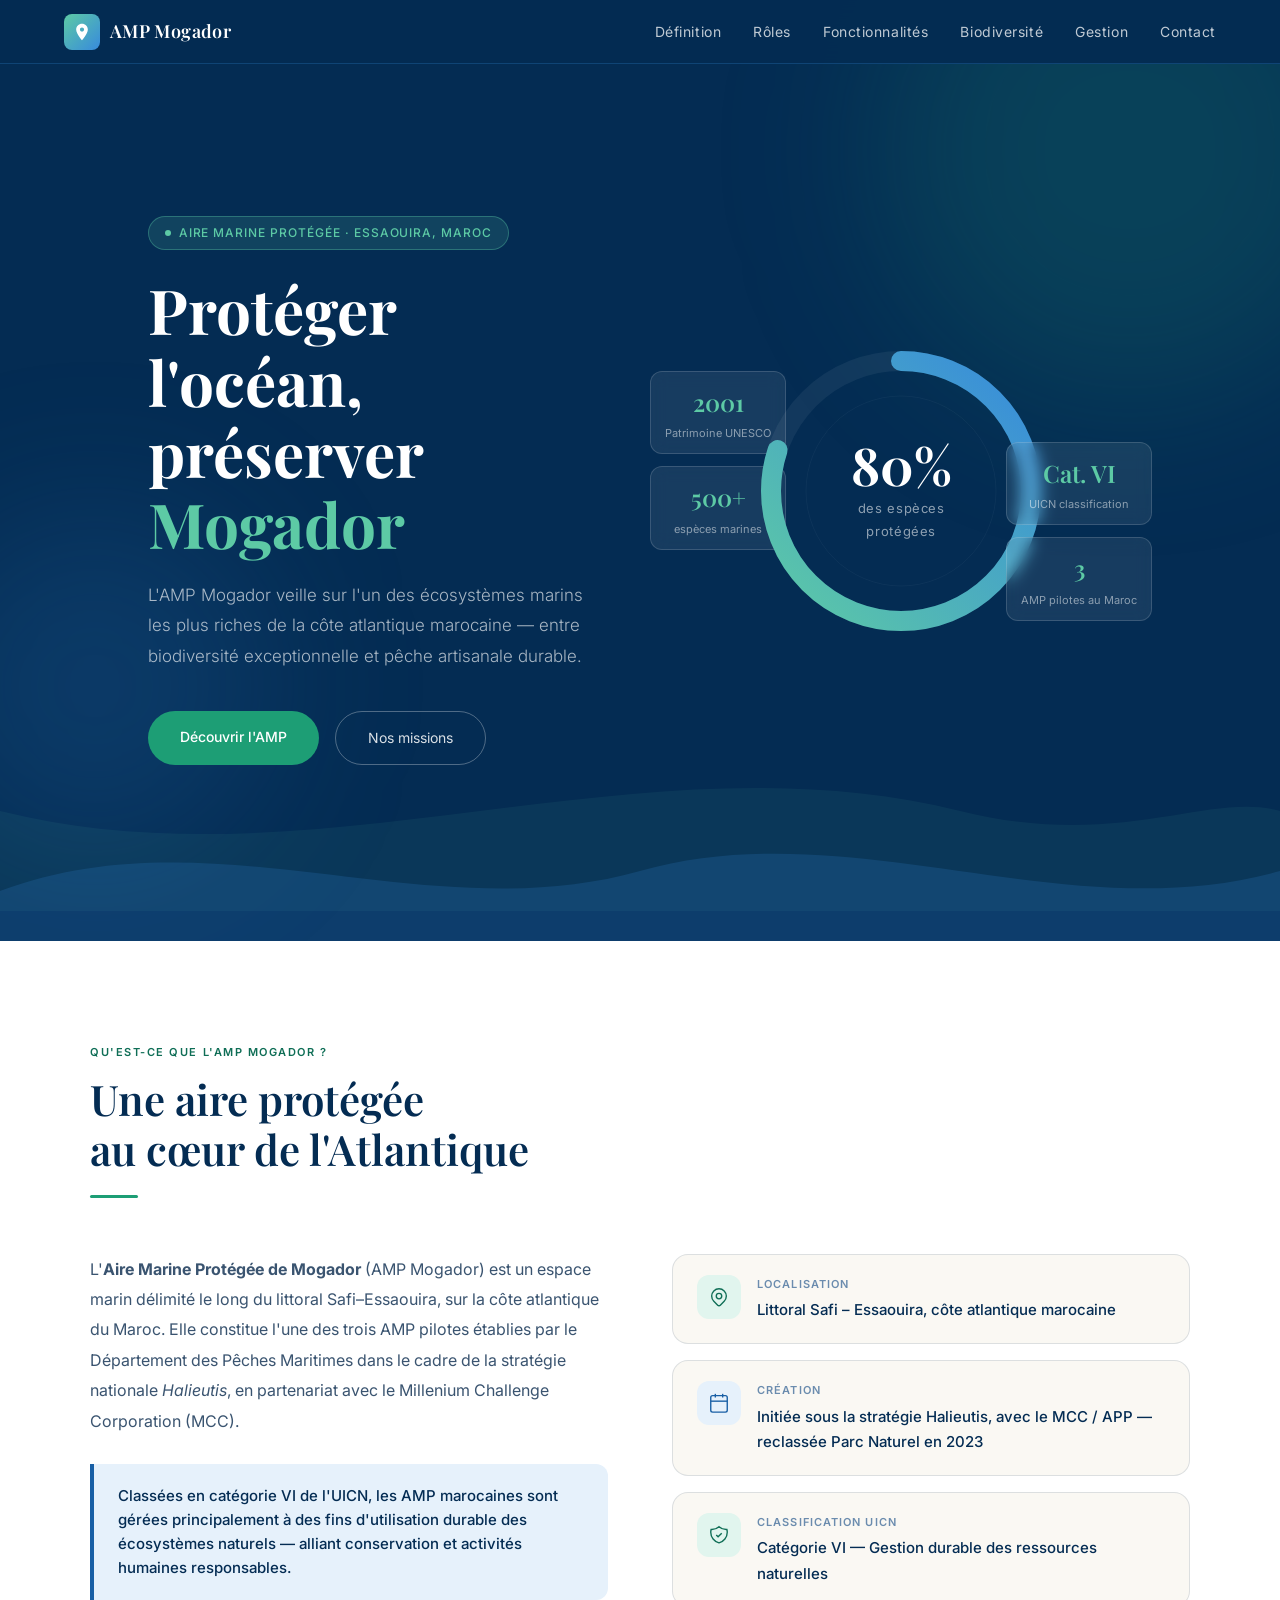
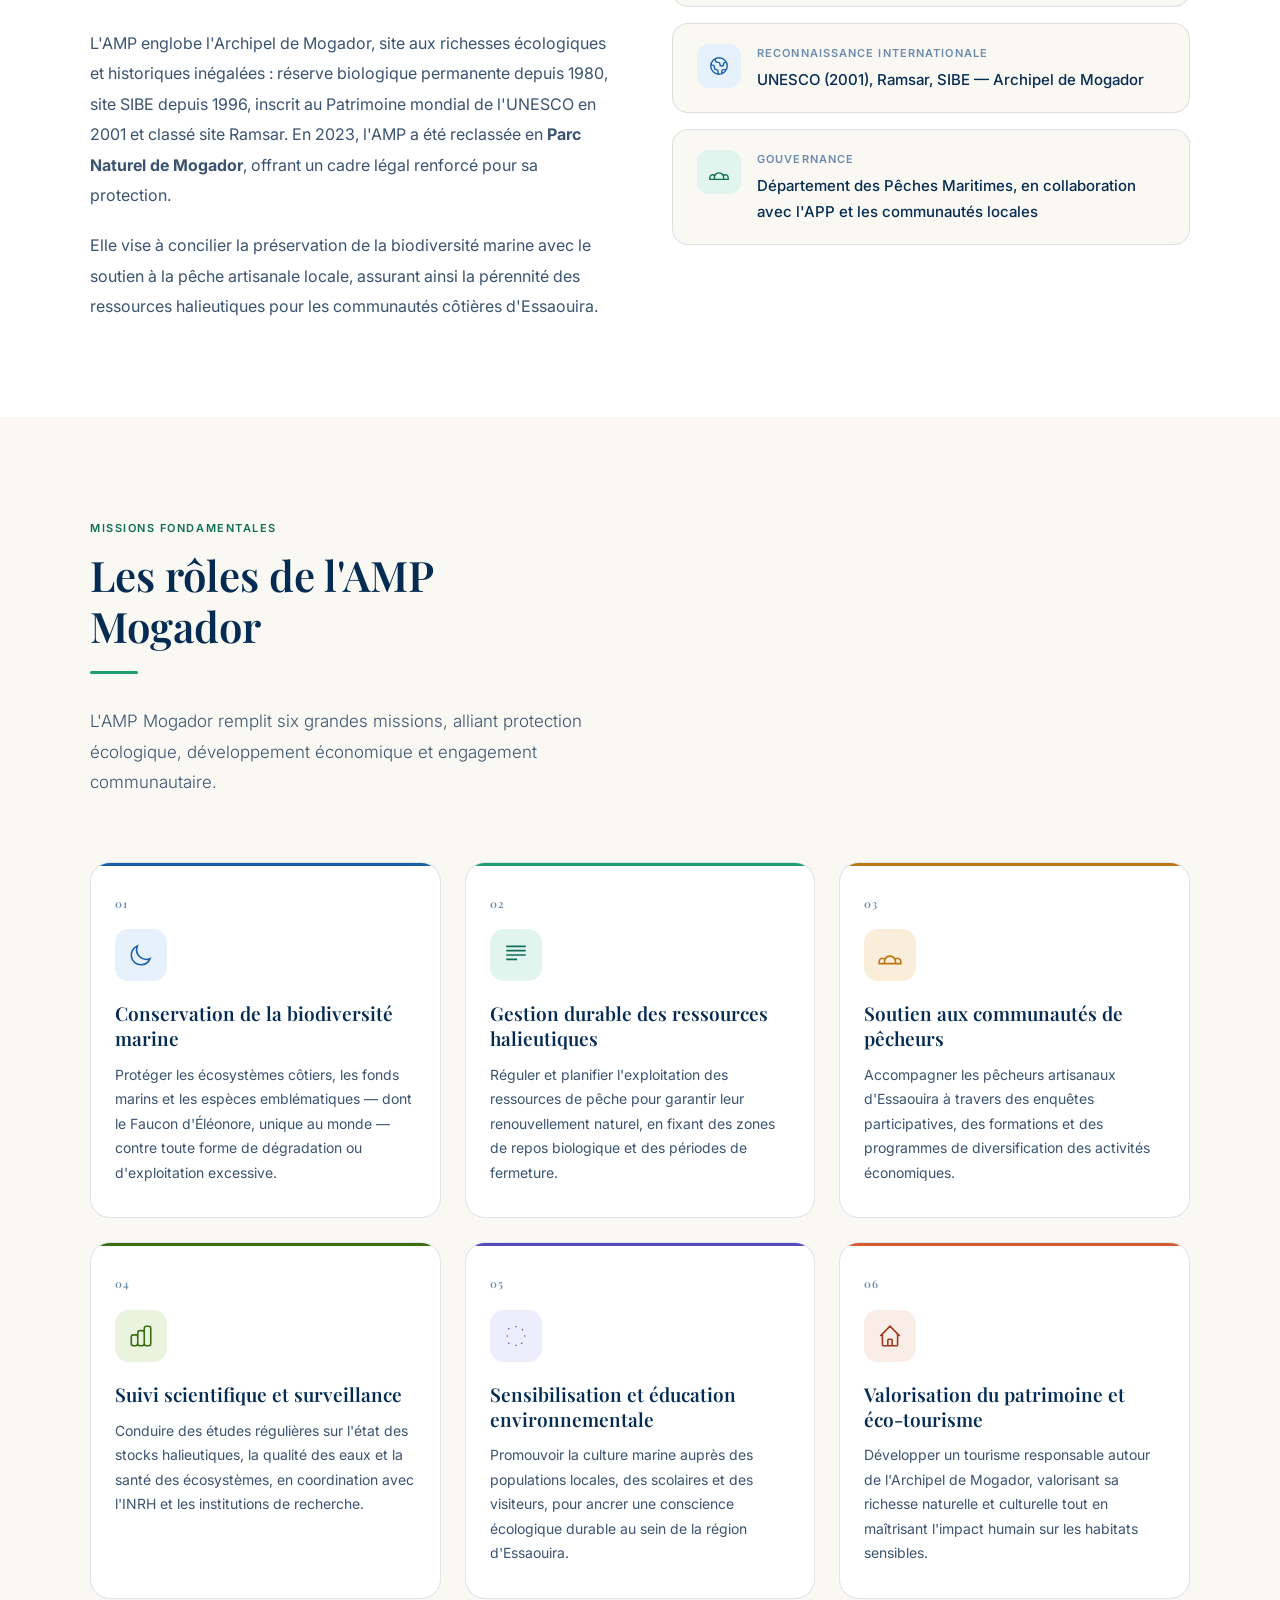
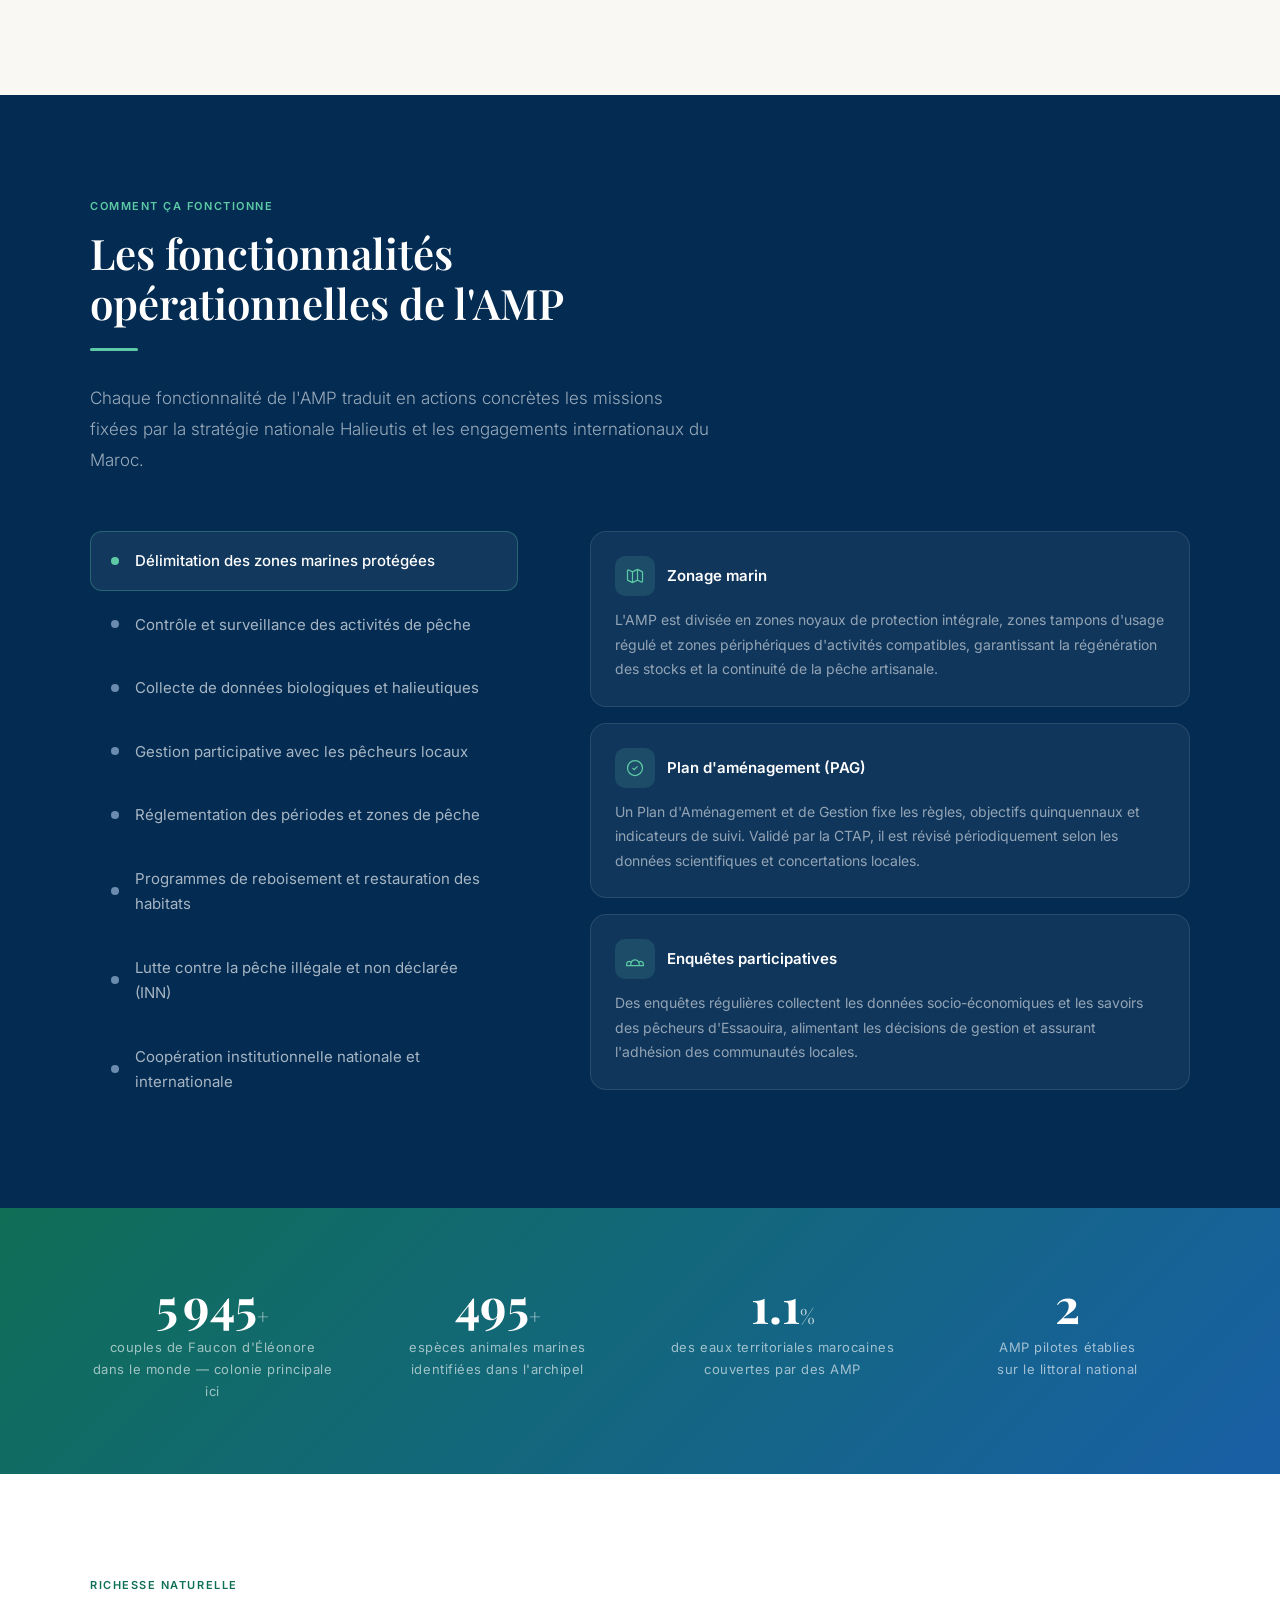
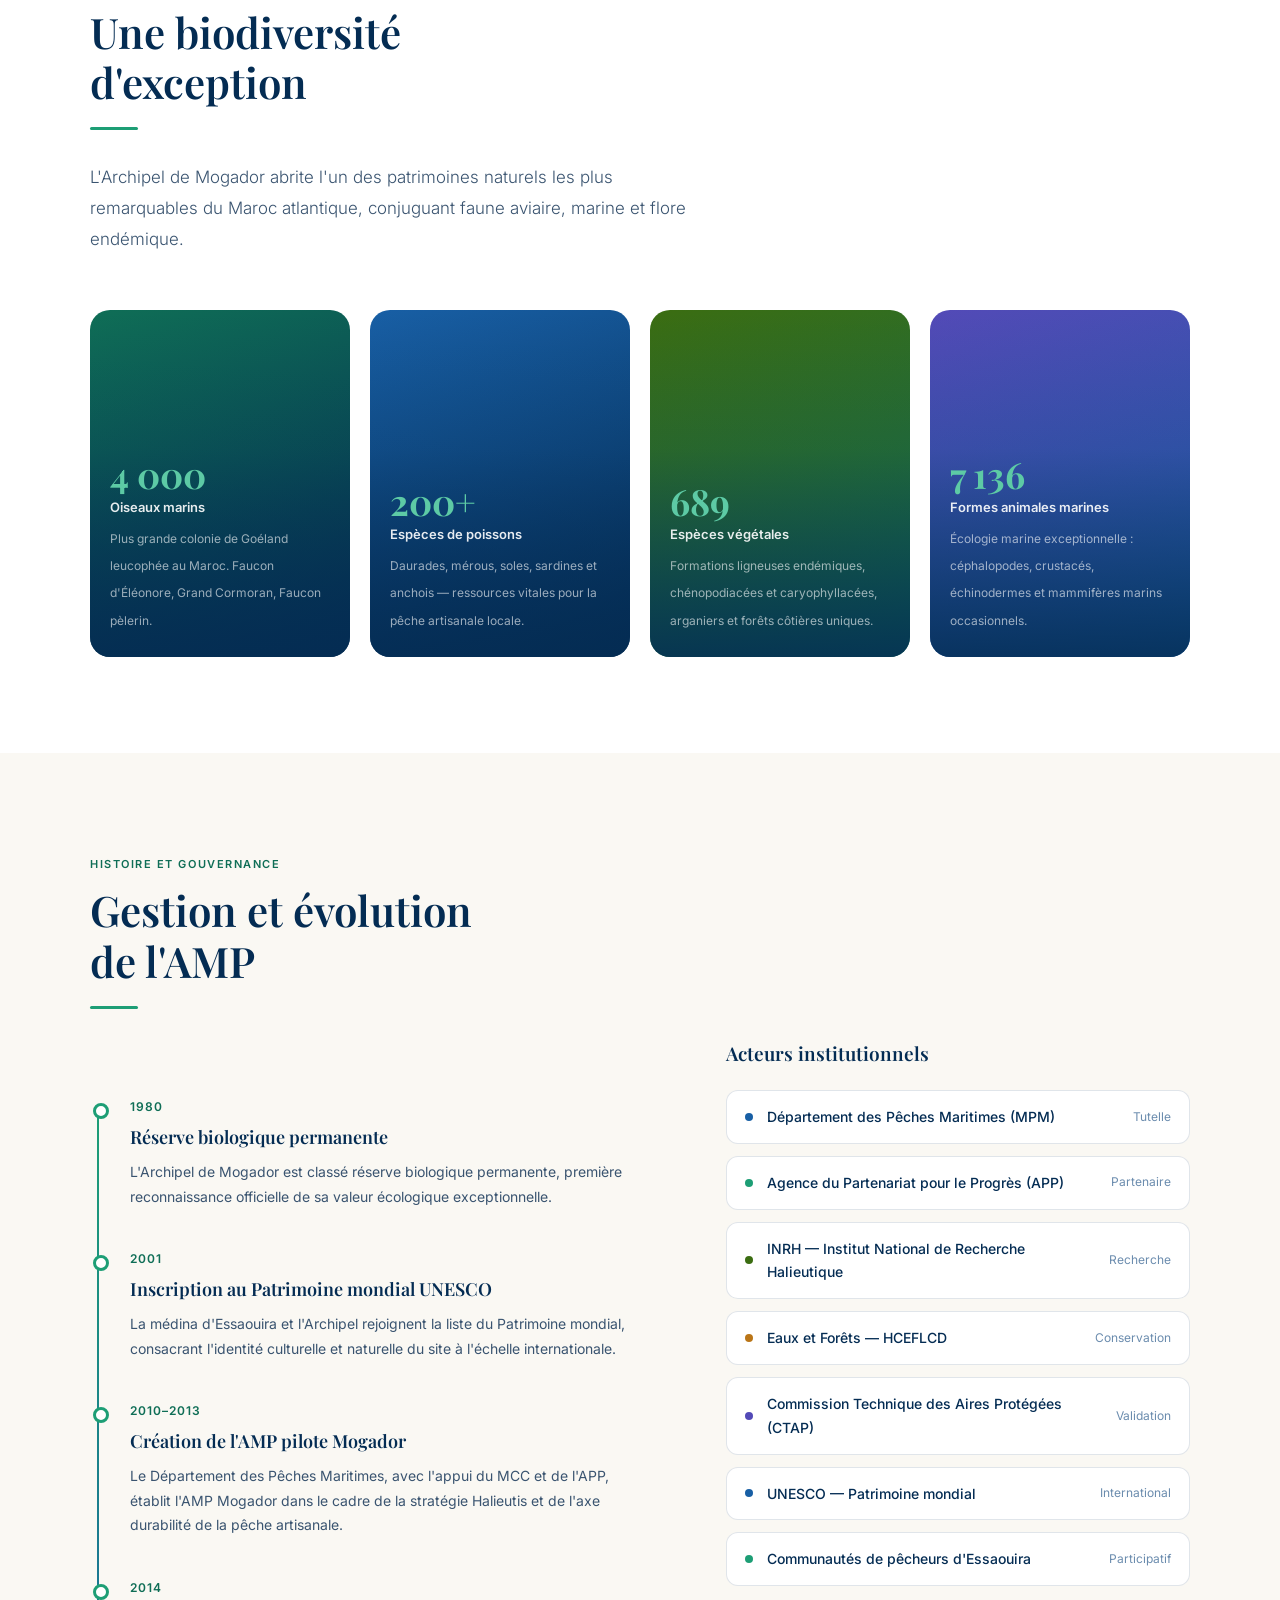
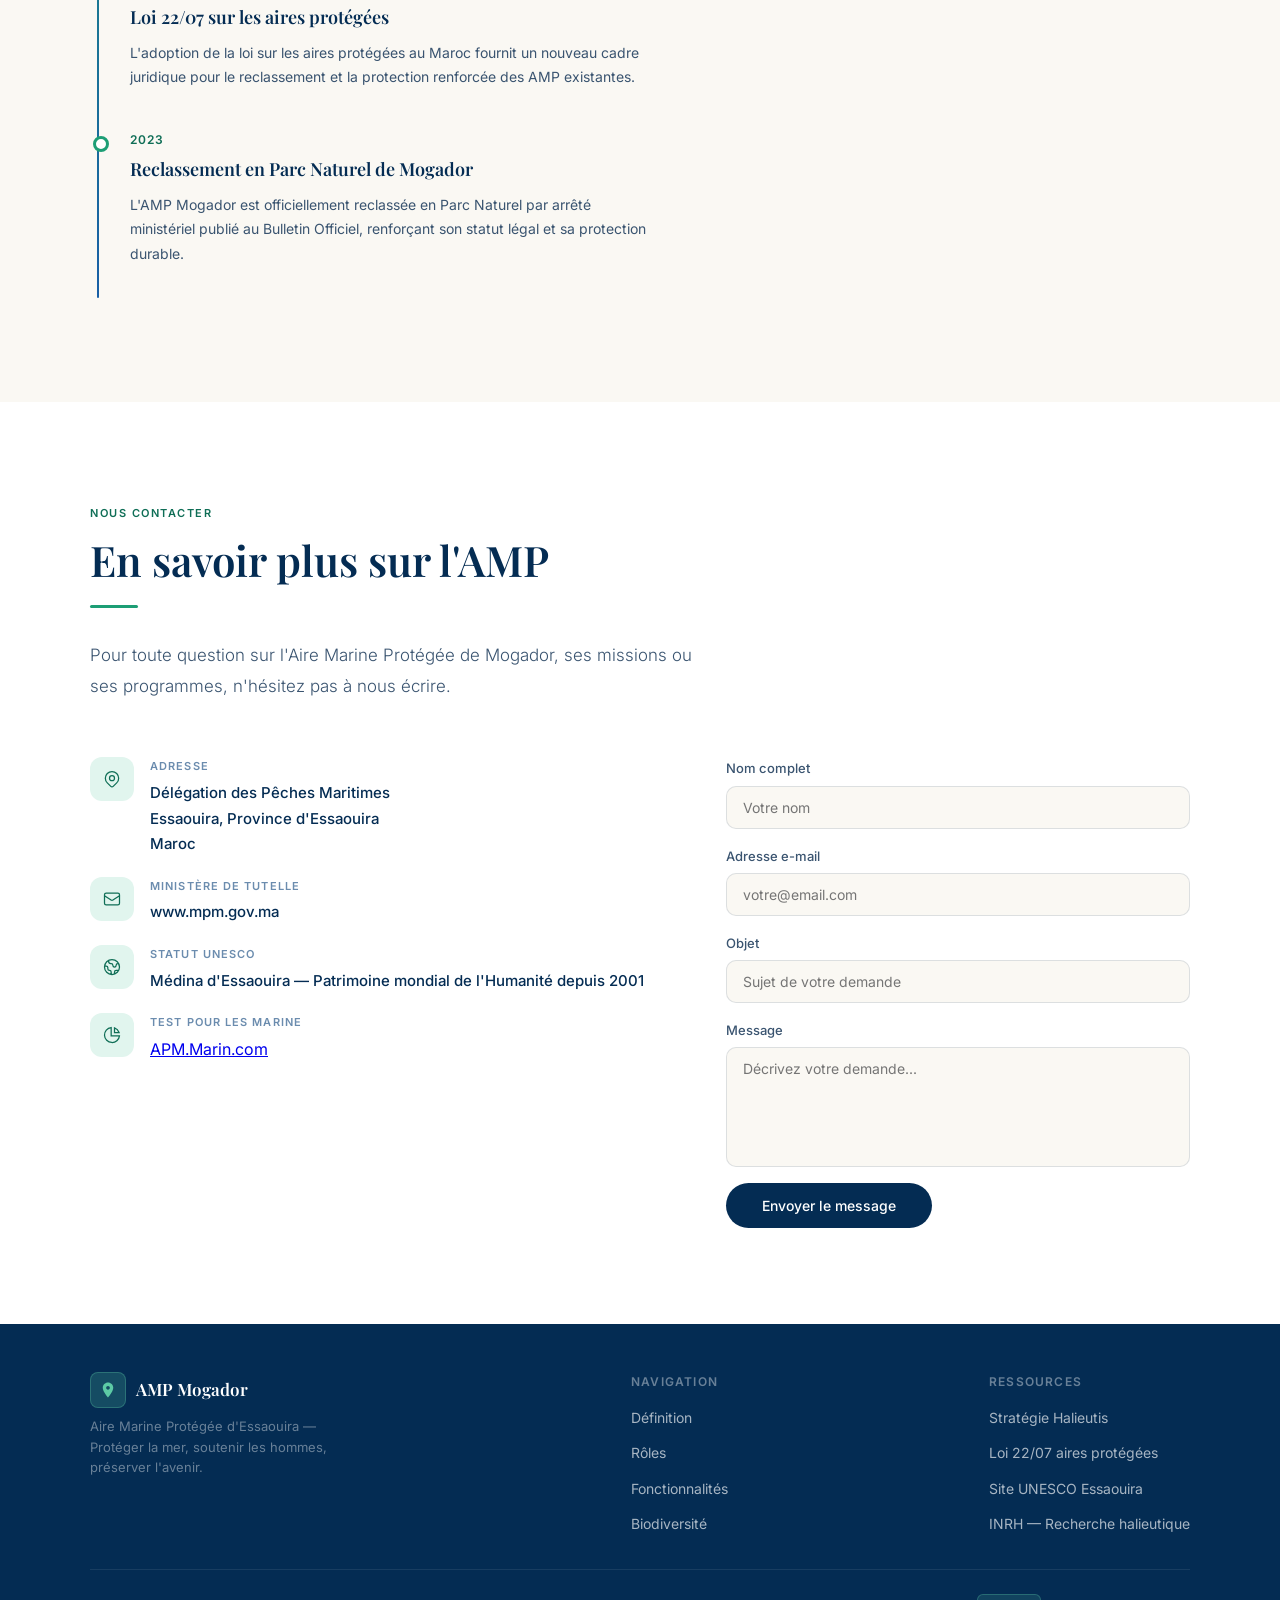
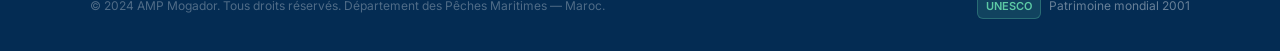
<file: index.html>
<!DOCTYPE html>
<html lang="fr">
<head>
<meta charset="UTF-8">
<meta name="viewport" content="width=device-width, initial-scale=1.0">
<title>AMP Mogador — Aire Marine Protégée d'Essaouira</title>
<script src="main.js"></script>
<link rel="stylesheet" type="text/css" href="style.css">
<link href="https://fonts.googleapis.com/css2?family=Playfair+Display:wght@400;600;700&family=Inter:wght@300;400;500;600&display=swap" rel="stylesheet">

</head>
<body>

<!-- NAV -->
<nav>
  <a class="nav-logo" href="#">
    <div class="nav-logo-icon">
      <svg viewBox="0 0 24 24" xmlns="http://www.w3.org/2000/svg">
        <path d="M12 2C8.13 2 5 5.13 5 9c0 5.25 7 13 7 13s7-7.75 7-13c0-3.87-3.13-7-7-7zm0 9.5c-1.38 0-2.5-1.12-2.5-2.5S10.62 6.5 12 6.5s2.5 1.12 2.5 2.5S13.38 11.5 12 11.5z"/>
      </svg>
    </div>
    <span class="nav-logo-text">AMP Mogador</span>
  </a>
  <ul class="nav-links">
    <li><a href="#definition">Définition</a></li>
    <li><a href="#roles">Rôles</a></li>
    <li><a href="#fonctionnalites">Fonctionnalités</a></li>
    <li><a href="#biodiversite">Biodiversité</a></li>
    <li><a href="#gestion">Gestion</a></li>
    <li><a href="#contact">Contact</a></li>
  </ul>
</nav>

<!-- HERO -->
<section class="hero" id="accueil">
  <div class="hero-bg">
    <div class="hero-orb orb-1"></div>
    <div class="hero-orb orb-2"></div>
    <div class="wave wave-2">
      <svg viewBox="0 0 1440 260" preserveAspectRatio="none">
        <path fill="rgba(93,202,165,1)" d="M0,160 C360,240 720,80 1080,160 C1260,200 1360,140 1440,160 L1440,260 L0,260 Z"/>
      </svg>
    </div>
    <div class="wave wave-3">
      <svg viewBox="0 0 1440 260" preserveAspectRatio="none">
        <path fill="rgba(55,138,221,1)" d="M0,200 C240,120 480,240 720,180 C960,120 1200,240 1440,180 L1440,260 L0,260 Z"/>
      </svg>
    </div>
  </div>

  <div class="hero-content">
    <div class="hero-left">
      <div class="hero-label">Aire Marine Protégée · Essaouira, Maroc</div>
      <h1 class="hero-title">Protéger l'océan,<br>préserver <em>Mogador</em></h1>
      <p class="hero-subtitle">L'AMP Mogador veille sur l'un des écosystèmes marins les plus riches de la côte atlantique marocaine — entre biodiversité exceptionnelle et pêche artisanale durable.</p>
      <div class="hero-cta">
        <a href="#definition" class="btn-primary">Découvrir l'AMP</a>
        <a href="#roles" class="btn-secondary">Nos missions</a>
      </div>
    </div>

    <div class="hero-visual">
      <div class="hero-badges left" style="top: 40px;">
        <div class="hero-badge">
          <span class="hero-badge-num">2001</span>
          <span class="hero-badge-txt">Patrimoine UNESCO</span>
        </div>
        <div class="hero-badge">
          <span class="hero-badge-num">500+</span>
          <span class="hero-badge-txt">espèces marines</span>
        </div>
      </div>

      <div class="stat-ring">
        <svg viewBox="0 0 320 320" fill="none" xmlns="http://www.w3.org/2000/svg">
          <circle cx="160" cy="160" r="130" stroke="rgba(255,255,255,0.06)" stroke-width="20"/>
          <circle cx="160" cy="160" r="130" stroke="url(#rg1)" stroke-width="20" stroke-linecap="round" stroke-dasharray="817" stroke-dashoffset="163"/>
          <defs>
            <linearGradient id="rg1" x1="0%" y1="0%" x2="100%" y2="100%">
              <stop offset="0%" stop-color="#5DCAA5"/>
              <stop offset="100%" stop-color="#378ADD"/>
            </linearGradient>
          </defs>
          <circle cx="160" cy="160" r="95" stroke="rgba(255,255,255,0.04)" stroke-width="1"/>
        </svg>
        <div class="stat-ring-center">
          <span class="stat-ring-number">80%</span>
          <span class="stat-ring-label">des espèces<br>protégées</span>
        </div>
      </div>

      <div class="hero-badges right" style="bottom: 30px;">
        <div class="hero-badge">
          <span class="hero-badge-num">Cat. VI</span>
          <span class="hero-badge-txt">UICN classification</span>
        </div>
        <div class="hero-badge">
          <span class="hero-badge-num">3</span>
          <span class="hero-badge-txt">AMP pilotes au Maroc</span>
        </div>
      </div>
    </div>
  </div>
</section>

<!-- DÉFINITION -->
<section id="definition">
  <div class="container">
    <span class="section-eyebrow">Qu'est-ce que l'AMP Mogador ?</span>
    <h2 class="section-title">Une aire protégée<br>au cœur de l'Atlantique</h2>
    <div class="divider"></div>

    <div class="definition-grid">
      <div class="definition-text fade-up">
        <p>L'<strong>Aire Marine Protégée de Mogador</strong> (AMP Mogador) est un espace marin délimité le long du littoral Safi–Essaouira, sur la côte atlantique du Maroc. Elle constitue l'une des trois AMP pilotes établies par le Département des Pêches Maritimes dans le cadre de la stratégie nationale <em>Halieutis</em>, en partenariat avec le Millenium Challenge Corporation (MCC).</p>

        <div class="highlight-box">
          <p>Classées en catégorie VI de l'UICN, les AMP marocaines sont gérées principalement à des fins d'utilisation durable des écosystèmes naturels — alliant conservation et activités humaines responsables.</p>
        </div>

        <p>L'AMP englobe l'Archipel de Mogador, site aux richesses écologiques et historiques inégalées : réserve biologique permanente depuis 1980, site SIBE depuis 1996, inscrit au Patrimoine mondial de l'UNESCO en 2001 et classé site Ramsar. En 2023, l'AMP a été reclassée en <strong>Parc Naturel de Mogador</strong>, offrant un cadre légal renforcé pour sa protection.</p>

        <p>Elle vise à concilier la préservation de la biodiversité marine avec le soutien à la pêche artisanale locale, assurant ainsi la pérennité des ressources halieutiques pour les communautés côtières d'Essaouira.</p>
      </div>

      <div class="key-facts fade-up">
        <div class="fact-card">
          <div class="fact-icon teal">
            <svg viewBox="0 0 24 24" stroke-width="1.5" xmlns="http://www.w3.org/2000/svg"><path d="M17.657 16.657L13.414 20.9a1.998 1.998 0 01-2.827 0l-4.244-4.243a8 8 0 1111.314 0z"/><path d="M15 11a3 3 0 11-6 0 3 3 0 016 0z"/></svg>
          </div>
          <div>
            <div class="fact-label">Localisation</div>
            <div class="fact-value">Littoral Safi – Essaouira, côte atlantique marocaine</div>
          </div>
        </div>

        <div class="fact-card">
          <div class="fact-icon blue">
            <svg viewBox="0 0 24 24" stroke-width="1.5" xmlns="http://www.w3.org/2000/svg"><rect x="3" y="4" width="18" height="18" rx="2" ry="2"/><line x1="16" y1="2" x2="16" y2="6"/><line x1="8" y1="2" x2="8" y2="6"/><line x1="3" y1="10" x2="21" y2="10"/></svg>
          </div>
          <div>
            <div class="fact-label">Création</div>
            <div class="fact-value">Initiée sous la stratégie Halieutis, avec le MCC / APP — reclassée Parc Naturel en 2023</div>
          </div>
        </div>

        <div class="fact-card">
          <div class="fact-icon teal">
            <svg viewBox="0 0 24 24" stroke-width="1.5" xmlns="http://www.w3.org/2000/svg"><path d="M9 12l2 2 4-4m5.618-4.016A11.955 11.955 0 0112 2.944a11.955 11.955 0 01-8.618 3.04A12.02 12.02 0 003 9c0 5.591 3.824 10.29 9 11.622 5.176-1.332 9-6.03 9-11.622 0-1.042-.133-2.052-.382-3.016z"/></svg>
          </div>
          <div>
            <div class="fact-label">Classification UICN</div>
            <div class="fact-value">Catégorie VI — Gestion durable des ressources naturelles</div>
          </div>
        </div>

        <div class="fact-card">
          <div class="fact-icon blue">
            <svg viewBox="0 0 24 24" stroke-width="1.5" xmlns="http://www.w3.org/2000/svg"><path d="M3.055 11H5a2 2 0 012 2v1a2 2 0 002 2 2 2 0 012 2v2.945M8 3.935V5.5A2.5 2.5 0 0010.5 8h.5a2 2 0 012 2 2 2 0 104 0 2 2 0 012-2h1.064M15 20.488V18a2 2 0 012-2h3.064M21 12a9 9 0 11-18 0 9 9 0 0118 0z"/></svg>
          </div>
          <div>
            <div class="fact-label">Reconnaissance internationale</div>
            <div class="fact-value">UNESCO (2001), Ramsar, SIBE — Archipel de Mogador</div>
          </div>
        </div>

        <div class="fact-card">
          <div class="fact-icon teal">
            <svg viewBox="0 0 24 24" stroke-width="1.5" xmlns="http://www.w3.org/2000/svg"><path d="M17 20h5v-2a3 3 0 00-5.356-1.857M17 20H7m10 0v-2c0-.656-.126-1.283-.356-1.857M7 20H2v-2a3 3 0 015.356-1.857M7 20v-2c0-.656.126-1.283.356-1.857m0 0a5.002 5.002 0 019.288 0"/></svg>
          </div>
          <div>
            <div class="fact-label">Gouvernance</div>
            <div class="fact-value">Département des Pêches Maritimes, en collaboration avec l'APP et les communautés locales</div>
          </div>
        </div>
      </div>
    </div>
  </div>
</section>

<!-- RÔLES -->
<section id="roles">
  <div class="container">
    <div class="roles-intro">
      <div>
        <span class="section-eyebrow">Missions fondamentales</span>
        <h2 class="section-title">Les rôles de l'AMP Mogador</h2>
        <div class="divider"></div>
        <p class="section-lead">L'AMP Mogador remplit six grandes missions, alliant protection écologique, développement économique et engagement communautaire.</p>
      </div>
      <div></div>
    </div>

    <div class="roles-grid">
      <div class="role-card ocean fade-up">
        <div class="role-number">01</div>
        <div class="role-icon-wrap ocean">
          <svg viewBox="0 0 24 24" xmlns="http://www.w3.org/2000/svg"><path d="M20.354 15.354A9 9 0 018.646 3.646 9.003 9.003 0 0012 21a9.003 9.003 0 008.354-5.646z"/></svg>
        </div>
        <h3 class="role-title">Conservation de la biodiversité marine</h3>
        <p class="role-desc">Protéger les écosystèmes côtiers, les fonds marins et les espèces emblématiques — dont le Faucon d'Éléonore, unique au monde — contre toute forme de dégradation ou d'exploitation excessive.</p>
      </div>

      <div class="role-card teal fade-up">
        <div class="role-number">02</div>
        <div class="role-icon-wrap teal">
          <svg viewBox="0 0 24 24" xmlns="http://www.w3.org/2000/svg"><path d="M3 4h18M3 8h18M3 12h18M3 16h10"/></svg>
        </div>
        <h3 class="role-title">Gestion durable des ressources halieutiques</h3>
        <p class="role-desc">Réguler et planifier l'exploitation des ressources de pêche pour garantir leur renouvellement naturel, en fixant des zones de repos biologique et des périodes de fermeture.</p>
      </div>

      <div class="role-card amber fade-up">
        <div class="role-number">03</div>
        <div class="role-icon-wrap amber">
          <svg viewBox="0 0 24 24" xmlns="http://www.w3.org/2000/svg"><path d="M17 20h5v-2a3 3 0 00-5.356-1.857M17 20H7m10 0v-2c0-.656-.126-1.283-.356-1.857M7 20H2v-2a3 3 0 015.356-1.857M7 20v-2c0-.656.126-1.283.356-1.857m0 0a5.002 5.002 0 019.288 0"/></svg>
        </div>
        <h3 class="role-title">Soutien aux communautés de pêcheurs</h3>
        <p class="role-desc">Accompagner les pêcheurs artisanaux d'Essaouira à travers des enquêtes participatives, des formations et des programmes de diversification des activités économiques.</p>
      </div>

      <div class="role-card green fade-up">
        <div class="role-number">04</div>
        <div class="role-icon-wrap green">
          <svg viewBox="0 0 24 24" xmlns="http://www.w3.org/2000/svg"><path d="M9 19v-6a2 2 0 00-2-2H5a2 2 0 00-2 2v6a2 2 0 002 2h2a2 2 0 002-2zm0 0V9a2 2 0 012-2h2a2 2 0 012 2v10m-6 0a2 2 0 002 2h2a2 2 0 002-2m0 0V5a2 2 0 012-2h2a2 2 0 012 2v14a2 2 0 01-2 2h-2a2 2 0 01-2-2z"/></svg>
        </div>
        <h3 class="role-title">Suivi scientifique et surveillance</h3>
        <p class="role-desc">Conduire des études régulières sur l'état des stocks halieutiques, la qualité des eaux et la santé des écosystèmes, en coordination avec l'INRH et les institutions de recherche.</p>
      </div>

      <div class="role-card purple fade-up">
        <div class="role-number">05</div>
        <div class="role-icon-wrap purple">
          <svg viewBox="0 0 24 24" xmlns="http://www.w3.org/2000/svg"><path d="M12 3v1m0 16v1m8.66-9h-1M4.34 12h-1m15.07-6.07l-.71.71M5.64 18.36l-.71.71m12.73 0l-.71-.71M5.64 5.64l-.71-.71"/></svg>
        </div>
        <h3 class="role-title">Sensibilisation et éducation environnementale</h3>
        <p class="role-desc">Promouvoir la culture marine auprès des populations locales, des scolaires et des visiteurs, pour ancrer une conscience écologique durable au sein de la région d'Essaouira.</p>
      </div>

      <div class="role-card coral fade-up">
        <div class="role-number">06</div>
        <div class="role-icon-wrap coral">
          <svg viewBox="0 0 24 24" xmlns="http://www.w3.org/2000/svg"><path d="M3 12l2-2m0 0l7-7 7 7M5 10v10a1 1 0 001 1h3m10-11l2 2m-2-2v10a1 1 0 01-1 1h-3m-6 0a1 1 0 001-1v-4a1 1 0 011-1h2a1 1 0 011 1v4a1 1 0 001 1m-6 0h6"/></svg>
        </div>
        <h3 class="role-title">Valorisation du patrimoine et éco-tourisme</h3>
        <p class="role-desc">Développer un tourisme responsable autour de l'Archipel de Mogador, valorisant sa richesse naturelle et culturelle tout en maîtrisant l'impact humain sur les habitats sensibles.</p>
      </div>
    </div>
  </div>
</section>

<!-- FONCTIONNALITÉS -->
<section id="fonctionnalites">
  <div class="container">
    <span class="section-eyebrow">Comment ça fonctionne</span>
    <h2 class="section-title">Les fonctionnalités<br>opérationnelles de l'AMP</h2>
    <div class="divider"></div>
    <p class="section-lead">Chaque fonctionnalité de l'AMP traduit en actions concrètes les missions fixées par la stratégie nationale Halieutis et les engagements internationaux du Maroc.</p>

    <div class="func-layout">
      <div class="func-list">
        <div class="func-item active">
          <div class="func-item-dot"></div>
          <span class="func-item-text">Délimitation des zones marines protégées</span>
        </div>
        <div class="func-item">
          <div class="func-item-dot"></div>
          <span class="func-item-text">Contrôle et surveillance des activités de pêche</span>
        </div>
        <div class="func-item">
          <div class="func-item-dot"></div>
          <span class="func-item-text">Collecte de données biologiques et halieutiques</span>
        </div>
        <div class="func-item">
          <div class="func-item-dot"></div>
          <span class="func-item-text">Gestion participative avec les pêcheurs locaux</span>
        </div>
        <div class="func-item">
          <div class="func-item-dot"></div>
          <span class="func-item-text">Réglementation des périodes et zones de pêche</span>
        </div>
        <div class="func-item">
          <div class="func-item-dot"></div>
          <span class="func-item-text">Programmes de reboisement et restauration des habitats</span>
        </div>
        <div class="func-item">
          <div class="func-item-dot"></div>
          <span class="func-item-text">Lutte contre la pêche illégale et non déclarée (INN)</span>
        </div>
        <div class="func-item">
          <div class="func-item-dot"></div>
          <span class="func-item-text">Coopération institutionnelle nationale et internationale</span>
        </div>
      </div>

      <div class="func-detail">
        <div class="func-detail-cards">
          <div class="func-detail-card">
            <div class="func-detail-card-head">
              <div class="func-detail-icon">
                <svg viewBox="0 0 24 24" xmlns="http://www.w3.org/2000/svg"><path d="M9 20l-5.447-2.724A1 1 0 013 16.382V5.618a1 1 0 011.447-.894L9 7m0 13l6-3m-6 3V7m6 10l4.553 2.276A1 1 0 0021 18.382V7.618a1 1 0 00-.553-.894L15 4m0 13V4m0 0L9 7"/></svg>
              </div>
              <span class="func-detail-card-title">Zonage marin</span>
            </div>
            <p>L'AMP est divisée en zones fonctionnelles distinctes : zones noyaux de protection intégrale, zones tampons d'usage régulé et zones périphériques d'activités compatibles. Ce zonage garantit à la fois la régénération des stocks et la continuité des pratiques de pêche artisanale.</p>
          </div>

          <div class="func-detail-card">
            <div class="func-detail-card-head">
              <div class="func-detail-icon">
                <svg viewBox="0 0 24 24" xmlns="http://www.w3.org/2000/svg"><path d="M9 12l2 2 4-4m6 2a9 9 0 11-18 0 9 9 0 0118 0z"/></svg>
              </div>
              <span class="func-detail-card-title">Plan d'aménagement et de gestion (PAG)</span>
            </div>
            <p>Un Plan d'Aménagement et de Gestion définit les règles, les objectifs quinquennaux et les indicateurs de suivi de l'AMP. Ce document, validé par la Commission Technique des Aires Protégées (CTAP), est révisé périodiquement sur la base des données scientifiques et des concertations locales.</p>
          </div>

          <div class="func-detail-card">
            <div class="func-detail-card-head">
              <div class="func-detail-icon">
                <svg viewBox="0 0 24 24" xmlns="http://www.w3.org/2000/svg"><path d="M17 20h5v-2a3 3 0 00-5.356-1.857M17 20H7m10 0v-2c0-.656-.126-1.283-.356-1.857M7 20H2v-2a3 3 0 015.356-1.857M7 20v-2c0-.656.126-1.283.356-1.857m0 0a5.002 5.002 0 019.288 0"/></svg>
              </div>
              <span class="func-detail-card-title">Enquêtes participatives auprès des pêcheurs</span>
            </div>
            <p>Des enquêtes régulières collectent les données socio-économiques et les connaissances traditionnelles des pêcheurs d'Essaouira. Ces informations alimentent les décisions de gestion et permettent d'adapter les réglementations aux réalités du terrain, assurant l'adhésion des communautés locales.</p>
          </div>
        </div>
      </div>
    </div>
  </div>
</section>

<!-- STATS BANNER -->
<div class="stats-banner">
  <div class="stats-inner">
    <div class="stat-item">
      <span class="stat-num">6 000<span class="stat-unit">+</span></span>
      <div class="stat-desc">couples de Faucon d'Éléonore<br>dans le monde — colonie principale ici</div>
    </div>
    <div class="stat-item">
      <span class="stat-num">500<span class="stat-unit">+</span></span>
      <div class="stat-desc">espèces animales marines<br>identifiées dans l'archipel</div>
    </div>
    <div class="stat-item">
      <span class="stat-num">1,1<span class="stat-unit">%</span></span>
      <div class="stat-desc">des eaux territoriales marocaines<br>couvertes par des AMP</div>
    </div>
    <div class="stat-item">
      <span class="stat-num">3</span>
      <div class="stat-desc">AMP pilotes établies<br>sur le littoral national</div>
    </div>
  </div>
</div>

<!-- BIODIVERSITÉ -->
<section id="biodiversite">
  <div class="container">
    <span class="section-eyebrow">Richesse naturelle</span>
    <h2 class="section-title">Une biodiversité<br>d'exception</h2>
    <div class="divider"></div>
    <p class="section-lead">L'Archipel de Mogador abrite l'un des patrimoines naturels les plus remarquables du Maroc atlantique, conjuguant faune aviaire, marine et flore endémique.</p>

    <div class="bio-grid">
      <div class="bio-card bio-birds fade-up">
        <div class="bio-card-overlay"></div>
        <div class="bio-card-content">
          <span class="bio-count">4 000</span>
          <span class="bio-category">Oiseaux marins</span>
          <span class="bio-desc">Plus grande colonie de Goéland leucophée au Maroc. Faucon d'Éléonore, Grand Cormoran, Faucon pèlerin.</span>
        </div>
      </div>

      <div class="bio-card bio-fish fade-up">
        <div class="bio-card-overlay"></div>
        <div class="bio-card-content">
          <span class="bio-count">200+</span>
          <span class="bio-category">Espèces de poissons</span>
          <span class="bio-desc">Daurades, mérous, soles, sardines et anchois — ressources vitales pour la pêche artisanale locale.</span>
        </div>
      </div>

      <div class="bio-card bio-flora fade-up">
        <div class="bio-card-overlay"></div>
        <div class="bio-card-content">
          <span class="bio-count">689</span>
          <span class="bio-category">Espèces végétales</span>
          <span class="bio-desc">Formations ligneuses endémiques, chénopodiacées et caryophyllacées, arganiers et forêts côtières uniques.</span>
        </div>
      </div>

      <div class="bio-card bio-marine fade-up">
        <div class="bio-card-overlay"></div>
        <div class="bio-card-content">
          <span class="bio-count">7 136</span>
          <span class="bio-category">Formes animales marines</span>
          <span class="bio-desc">Écologie marine exceptionnelle : céphalopodes, crustacés, échinodermes et mammifères marins occasionnels.</span>
        </div>
      </div>
    </div>
  </div>
</section>

<!-- GESTION -->
<section id="gestion">
  <div class="container">
    <span class="section-eyebrow">Histoire et gouvernance</span>
    <h2 class="section-title">Gestion et évolution<br>de l'AMP</h2>
    <div class="divider"></div>

    <div class="gestion-layout">
      <div class="timeline fade-up">
        <div class="timeline-item">
          <div class="timeline-dot"></div>
          <div class="timeline-year">1980</div>
          <div class="timeline-heading">Réserve biologique permanente</div>
          <div class="timeline-body">L'Archipel de Mogador est classé réserve biologique permanente, première reconnaissance officielle de sa valeur écologique exceptionnelle.</div>
        </div>
        <div class="timeline-item">
          <div class="timeline-dot"></div>
          <div class="timeline-year">2001</div>
          <div class="timeline-heading">Inscription au Patrimoine mondial UNESCO</div>
          <div class="timeline-body">La médina d'Essaouira et l'Archipel rejoignent la liste du Patrimoine mondial, consacrant l'identité culturelle et naturelle du site à l'échelle internationale.</div>
        </div>
        <div class="timeline-item">
          <div class="timeline-dot"></div>
          <div class="timeline-year">2010–2013</div>
          <div class="timeline-heading">Création de l'AMP pilote Mogador</div>
          <div class="timeline-body">Le Département des Pêches Maritimes, avec l'appui du MCC et de l'APP, établit l'AMP Mogador dans le cadre de la stratégie Halieutis et de l'axe durabilité de la pêche artisanale.</div>
        </div>
        <div class="timeline-item">
          <div class="timeline-dot"></div>
          <div class="timeline-year">2014</div>
          <div class="timeline-heading">Loi 22/07 sur les aires protégées</div>
          <div class="timeline-body">L'adoption de la loi sur les aires protégées au Maroc fournit un nouveau cadre juridique pour le reclassement et la protection renforcée des AMP existantes.</div>
        </div>
        <div class="timeline-item">
          <div class="timeline-dot"></div>
          <div class="timeline-year">2023</div>
          <div class="timeline-heading">Reclassement en Parc Naturel de Mogador</div>
          <div class="timeline-body">L'AMP Mogador est officiellement reclassée en Parc Naturel par arrêté ministériel publié au Bulletin Officiel, renforçant son statut légal et sa protection durable.</div>
        </div>
      </div>

      <div class="fade-up">
        <h3 class="role-title" style="margin-bottom: 24px;">Acteurs institutionnels</h3>
        <div class="partner-list">
          <div class="partner-row">
            <div class="partner-dot dot-ocean"></div>
            <span class="partner-name">Département des Pêches Maritimes (MPM)</span>
            <span class="partner-type">Tutelle</span>
          </div>
          <div class="partner-row">
            <div class="partner-dot dot-teal"></div>
            <span class="partner-name">Agence du Partenariat pour le Progrès (APP)</span>
            <span class="partner-type">Partenaire</span>
          </div>
          <div class="partner-row">
            <div class="partner-dot dot-green"></div>
            <span class="partner-name">INRH — Institut National de Recherche Halieutique</span>
            <span class="partner-type">Recherche</span>
          </div>
          <div class="partner-row">
            <div class="partner-dot dot-amber"></div>
            <span class="partner-name">Eaux et Forêts — HCEFLCD</span>
            <span class="partner-type">Conservation</span>
          </div>
          <div class="partner-row">
            <div class="partner-dot dot-purple"></div>
            <span class="partner-name">Commission Technique des Aires Protégées (CTAP)</span>
            <span class="partner-type">Validation</span>
          </div>
          <div class="partner-row">
            <div class="partner-dot dot-ocean"></div>
            <span class="partner-name">UNESCO — Patrimoine mondial</span>
            <span class="partner-type">International</span>
          </div>
          <div class="partner-row">
            <div class="partner-dot dot-teal"></div>
            <span class="partner-name">Communautés de pêcheurs d'Essaouira</span>
            <span class="partner-type">Participatif</span>
          </div>
        </div>
      </div>
    </div>
  </div>
</section>

<!-- CONTACT -->
<section id="contact">
  <div class="container">
    <span class="section-eyebrow">Nous contacter</span>
    <h2 class="section-title">En savoir plus sur l'AMP</h2>
    <div class="divider"></div>
    <p class="section-lead">Pour toute question sur l'Aire Marine Protégée de Mogador, ses missions ou ses programmes, n'hésitez pas à nous écrire.</p>

    <div class="contact-grid">
      <div class="contact-info fade-up">
        <div class="contact-row">
          <div class="contact-icon-wrap">
            <svg viewBox="0 0 24 24" xmlns="http://www.w3.org/2000/svg"><path d="M17.657 16.657L13.414 20.9a1.998 1.998 0 01-2.827 0l-4.244-4.243a8 8 0 1111.314 0z"/><path d="M15 11a3 3 0 11-6 0 3 3 0 016 0z"/></svg>
          </div>
          <div>
            <div class="contact-label">Adresse</div>
            <div class="contact-val">Délégation des Pêches Maritimes<br>Essaouira, Province d'Essaouira<br>Maroc</div>
          </div>
        </div>
        <div class="contact-row">
          <div class="contact-icon-wrap">
            <svg viewBox="0 0 24 24" xmlns="http://www.w3.org/2000/svg"><path d="M3 8l7.89 5.26a2 2 0 002.22 0L21 8M5 19h14a2 2 0 002-2V7a2 2 0 00-2-2H5a2 2 0 00-2 2v10a2 2 0 002 2z"/></svg>
          </div>
          <div>
            <div class="contact-label">Ministère de tutelle</div>
            <div class="contact-val">www.mpm.gov.ma</div>
          </div>
        </div>
        <div class="contact-row">
          <div class="contact-icon-wrap">
            <svg viewBox="0 0 24 24" xmlns="http://www.w3.org/2000/svg"><path d="M3.055 11H5a2 2 0 012 2v1a2 2 0 002 2 2 2 0 012 2v2.945M8 3.935V5.5A2.5 2.5 0 0010.5 8h.5a2 2 0 012 2 2 2 0 104 0 2 2 0 012-2h1.064M15 20.488V18a2 2 0 012-2h3.064M21 12a9 9 0 11-18 0 9 9 0 0118 0z"/></svg>
          </div>
          <div>
            <div class="contact-label">Statut UNESCO</div>
            <div class="contact-val">Médina d'Essaouira — Patrimoine mondial de l'Humanité depuis 2001</div>
          </div>
        </div>
        <div class="contact-row">
          <div class="contact-icon-wrap">
            <svg viewBox="0 0 24 24" xmlns="http://www.w3.org/2000/svg"><path d="M11 3.055A9.001 9.001 0 1020.945 13H11V3.055z"/>
  <path d="M20.488 9H15V3.512A9.025 9.025 0 0120.488 9z"/></svg>
          </div>
          <div>
            <div class="contact-label">test pour les Marine</div>
            <a href="http://localhost/AMP/">APM.Marin.com</a>
          </div>
        </div>
      </div>

      <form class="contact-form fade-up" onsubmit="return false;">
        <div class="form-group">
          <label class="form-label">Nom complet</label>
          <input type="text" class="form-input" placeholder="Votre nom">
        </div>
        <div class="form-group">
          <label class="form-label">Adresse e-mail</label>
          <input type="email" class="form-input" placeholder="votre@email.com">
        </div>
        <div class="form-group">
          <label class="form-label">Objet</label>
          <input type="text" class="form-input" placeholder="Sujet de votre demande">
        </div>
        <div class="form-group">
          <label class="form-label">Message</label>
          <textarea class="form-textarea" placeholder="Décrivez votre demande..."></textarea>
        </div>
        <button type="submit" class="form-submit">Envoyer le message</button>
      </form>
    </div>
  </div>
</section>

<!-- FOOTER -->
<footer>
  <div class="footer-inner">
    <div class="footer-top">
      <div>
        <a href="#" class="footer-brand">
          <div class="footer-brand-icon">
            <svg viewBox="0 0 24 24" xmlns="http://www.w3.org/2000/svg"><path d="M12 2C8.13 2 5 5.13 5 9c0 5.25 7 13 7 13s7-7.75 7-13c0-3.87-3.13-7-7-7zm0 9.5c-1.38 0-2.5-1.12-2.5-2.5S10.62 6.5 12 6.5s2.5 1.12 2.5 2.5S13.38 11.5 12 11.5z"/></svg>
          </div>
          <span class="footer-brand-name">AMP Mogador</span>
        </a>
        <p class="footer-tagline">Aire Marine Protégée d'Essaouira — Protéger la mer, soutenir les hommes, préserver l'avenir.</p>
      </div>

      <div class="footer-links-group">
        <h4>Navigation</h4>
        <ul>
          <li><a href="#definition">Définition</a></li>
          <li><a href="#roles">Rôles</a></li>
          <li><a href="#fonctionnalites">Fonctionnalités</a></li>
          <li><a href="#biodiversite">Biodiversité</a></li>
        </ul>
      </div>

      <div class="footer-links-group">
        <h4>Ressources</h4>
        <ul>
          <li><a href="#">Stratégie Halieutis</a></li>
          <li><a href="#">Loi 22/07 aires protégées</a></li>
          <li><a href="#">Site UNESCO Essaouira</a></li>
          <li><a href="#">INRH — Recherche halieutique</a></li>
        </ul>
      </div>
    </div>

    <div class="footer-bottom">
      <span class="footer-copy">© 2024 AMP Mogador. Tous droits réservés. Département des Pêches Maritimes — Maroc.</span>
      <div class="footer-unesco">
        <span class="unesco-badge">UNESCO</span>
        Patrimoine mondial 2001
      </div>
    </div>
  </div>
</footer>

<script>
  const observer = new IntersectionObserver((entries) => {
    entries.forEach(e => {
      if (e.isIntersecting) {
        e.target.classList.add('visible');
        observer.unobserve(e.target);
      }
    });
  }, { threshold: 0.12 });

  document.querySelectorAll('.fade-up').forEach(el => observer.observe(el));

  document.querySelectorAll('.func-item').forEach(item => {
    item.addEventListener('click', () => {
      document.querySelectorAll('.func-item').forEach(i => i.classList.remove('active'));
      item.classList.add('active');
    });
  });

  document.querySelectorAll('a[href^="#"]').forEach(anchor => {
    anchor.addEventListener('click', function(e) {
      const target = document.querySelector(this.getAttribute('href'));
      if (target) {
        e.preventDefault();
        target.scrollIntoView({ behavior: 'smooth', block: 'start' });
      }
    });
  });
</script>
</body>
</html>
</file>
<file: style.css>
*, *::before, *::after { box-sizing: border-box; margin: 0; padding: 0; }

  :root {
    --ocean-deep: #042C53;
    --ocean-mid: #185FA5;
    --ocean-light: #378ADD;
    --ocean-pale: #E6F1FB;
    --teal-dark: #0F6E56;
    --teal-mid: #1D9E75;
    --teal-light: #5DCAA5;
    --teal-pale: #E1F5EE;
    --sand: #FAF8F3;
    --sand-dark: #F0EBE0;
    --text-dark: #0D1B2A;
    --text-mid: #3A5470;
    --text-light: #6B8CAE;
    --white: #ffffff;
    --border: rgba(4, 44, 83, 0.12);
  }

  html { scroll-behavior: smooth; }

  body {
    font-family: 'Inter', sans-serif;
    background: var(--sand);
    color: var(--text-dark);
    line-height: 1.7;
    overflow-x: hidden;
  }

  /* ── NAV ── */
  nav {
    position: fixed;
    top: 0; left: 0; right: 0;
    z-index: 100;
    background: rgba(4, 44, 83, 0.96);
    backdrop-filter: blur(12px);
    display: flex;
    align-items: center;
    justify-content: space-between;
    padding: 0 5%;
    height: 64px;
    border-bottom: 1px solid rgba(55, 138, 221, 0.25);
  }

  .nav-logo {
    display: flex;
    align-items: center;
    gap: 10px;
    text-decoration: none;
  }

  .nav-logo-icon {
    width: 36px;
    height: 36px;
    background: linear-gradient(135deg, var(--teal-light), var(--ocean-light));
    border-radius: 8px;
    display: flex;
    align-items: center;
    justify-content: center;
  }

  .nav-logo-icon svg { width: 20px; height: 20px; fill: white; }

  .nav-logo-text {
    font-family: 'Playfair Display', serif;
    font-size: 18px;
    font-weight: 600;
    color: white;
    letter-spacing: 0.02em;
  }

  .nav-links {
    display: flex;
    gap: 32px;
    list-style: none;
  }

  .nav-links a {
    color: rgba(255,255,255,0.75);
    text-decoration: none;
    font-size: 14px;
    font-weight: 400;
    letter-spacing: 0.04em;
    transition: color 0.2s;
  }

  .nav-links a:hover { color: var(--teal-light); }

  /* ── HERO ── */
  .hero {
    min-height: 100vh;
    position: relative;
    display: flex;
    align-items: center;
    overflow: hidden;
    background: var(--ocean-deep);
  }

  .hero-bg {
    position: absolute;
    inset: 0;
    overflow: hidden;
  }

  .wave {
    position: absolute;
    bottom: 0;
    left: 0;
    right: 0;
    height: 260px;
    opacity: 0.12;
  }

  .wave svg { width: 100%; height: 100%; }

  .wave-2 {
    bottom: 30px;
    opacity: 0.07;
    animation: waveDrift 8s ease-in-out infinite alternate;
  }

  .wave-3 {
    bottom: -10px;
    opacity: 0.18;
    animation: waveDrift 12s ease-in-out infinite alternate-reverse;
  }

  @keyframes waveDrift {
    from { transform: translateX(-20px); }
    to   { transform: translateX(20px); }
  }

  .hero-orb {
    position: absolute;
    border-radius: 50%;
    filter: blur(80px);
    pointer-events: none;
  }

  .orb-1 {
    width: 500px; height: 500px;
    background: rgba(29, 158, 117, 0.18);
    top: -100px; right: -100px;
  }

  .orb-2 {
    width: 350px; height: 350px;
    background: rgba(55, 138, 221, 0.15);
    bottom: 80px; left: -80px;
  }

  .hero-content {
    position: relative;
    z-index: 2;
    max-width: 1100px;
    margin: 0 auto;
    padding: 120px 5% 80px;
    display: grid;
    grid-template-columns: 1fr 1fr;
    gap: 60px;
    align-items: center;
  }

  .hero-label {
    display: inline-flex;
    align-items: center;
    gap: 8px;
    background: rgba(93, 202, 165, 0.15);
    border: 1px solid rgba(93, 202, 165, 0.35);
    border-radius: 100px;
    padding: 6px 16px;
    font-size: 12px;
    font-weight: 500;
    color: var(--teal-light);
    letter-spacing: 0.08em;
    text-transform: uppercase;
    margin-bottom: 24px;
  }

  .hero-label::before {
    content: '';
    width: 6px; height: 6px;
    border-radius: 50%;
    background: var(--teal-light);
    animation: pulse 2s ease-in-out infinite;
  }

  @keyframes pulse {
    0%, 100% { opacity: 1; transform: scale(1); }
    50%       { opacity: 0.5; transform: scale(0.7); }
  }

  .hero-title {
    font-family: 'Playfair Display', serif;
    font-size: clamp(38px, 5vw, 62px);
    font-weight: 700;
    color: white;
    line-height: 1.15;
    margin-bottom: 20px;
  }

  .hero-title em {
    font-style: normal;
    color: var(--teal-light);
  }

  .hero-subtitle {
    font-size: 17px;
    color: rgba(255,255,255,0.65);
    line-height: 1.8;
    margin-bottom: 40px;
    font-weight: 300;
    max-width: 480px;
  }

  .hero-cta {
    display: flex;
    gap: 16px;
    flex-wrap: wrap;
  }

  .btn-primary {
    display: inline-block;
    padding: 14px 32px;
    background: var(--teal-mid);
    color: white;
    text-decoration: none;
    font-size: 14px;
    font-weight: 500;
    border-radius: 100px;
    transition: background 0.2s, transform 0.15s;
  }

  .btn-primary:hover {
    background: var(--teal-light);
    transform: translateY(-1px);
  }

  .btn-secondary {
    display: inline-block;
    padding: 14px 32px;
    border: 1px solid rgba(255,255,255,0.3);
    color: rgba(255,255,255,0.85);
    text-decoration: none;
    font-size: 14px;
    font-weight: 400;
    border-radius: 100px;
    transition: border-color 0.2s, color 0.2s;
  }

  .btn-secondary:hover {
    border-color: var(--teal-light);
    color: var(--teal-light);
  }

  /* Hero visual side */
  .hero-visual {
    display: flex;
    align-items: center;
    justify-content: center;
    position: relative;
  }

  .stat-ring {
    position: relative;
    width: 320px;
    height: 320px;
  }

  .stat-ring svg {
    width: 100%; height: 100%;
    transform: rotate(-90deg);
  }

  .stat-ring-center {
    position: absolute;
    inset: 0;
    display: flex;
    flex-direction: column;
    align-items: center;
    justify-content: center;
    text-align: center;
  }

  .stat-ring-number {
    font-family: 'Playfair Display', serif;
    font-size: 52px;
    font-weight: 700;
    color: white;
    line-height: 1;
  }

  .stat-ring-label {
    font-size: 13px;
    color: rgba(255,255,255,0.55);
    margin-top: 6px;
    letter-spacing: 0.05em;
  }

  .hero-badges {
    position: absolute;
    display: flex;
    flex-direction: column;
    gap: 12px;
  }

  .hero-badges.right { right: -20px; }
  .hero-badges.left  { left: -20px; }

  .hero-badge {
    background: rgba(255,255,255,0.08);
    border: 1px solid rgba(255,255,255,0.15);
    border-radius: 12px;
    padding: 10px 14px;
    text-align: center;
    backdrop-filter: blur(8px);
  }

  .hero-badge-num {
    font-family: 'Playfair Display', serif;
    font-size: 24px;
    font-weight: 600;
    color: var(--teal-light);
    display: block;
  }

  .hero-badge-txt {
    font-size: 11px;
    color: rgba(255,255,255,0.5);
    display: block;
    margin-top: 2px;
  }

  /* ── SECTION BASE ── */
  section { padding: 96px 5%; }

  .container { max-width: 1100px; margin: 0 auto; }

  .section-eyebrow {
    display: inline-block;
    font-size: 11px;
    font-weight: 600;
    letter-spacing: 0.14em;
    text-transform: uppercase;
    color: var(--teal-dark);
    margin-bottom: 12px;
  }

  .section-title {
    font-family: 'Playfair Display', serif;
    font-size: clamp(28px, 3.5vw, 42px);
    font-weight: 600;
    color: var(--ocean-deep);
    line-height: 1.2;
    margin-bottom: 20px;
  }

  .section-lead {
    font-size: 17px;
    color: var(--text-mid);
    max-width: 620px;
    line-height: 1.8;
    font-weight: 300;
  }

  .divider {
    width: 48px;
    height: 3px;
    background: var(--teal-mid);
    border-radius: 2px;
    margin: 16px 0 32px;
  }

  /* ── DÉFINITION ── */
  #definition { background: var(--white); }

  .definition-grid {
    display: grid;
    grid-template-columns: 1fr 1fr;
    gap: 64px;
    align-items: start;
    margin-top: 56px;
  }

  .definition-text p {
    color: var(--text-mid);
    line-height: 1.9;
    margin-bottom: 20px;
    font-size: 16px;
  }

  .definition-text p:last-child { margin-bottom: 0; }

  .highlight-box {
    background: var(--ocean-pale);
    border-left: 4px solid var(--ocean-mid);
    border-radius: 0 12px 12px 0;
    padding: 20px 24px;
    margin: 28px 0;
  }

  .highlight-box p {
    color: var(--ocean-deep) !important;
    font-weight: 500;
    font-size: 15px !important;
    margin: 0 !important;
    line-height: 1.6 !important;
  }

  .key-facts {
    display: flex;
    flex-direction: column;
    gap: 16px;
  }

  .fact-card {
    background: var(--sand);
    border: 1px solid var(--border);
    border-radius: 16px;
    padding: 20px 24px;
    display: flex;
    align-items: flex-start;
    gap: 16px;
    transition: border-color 0.2s, transform 0.2s;
  }

  .fact-card:hover {
    border-color: var(--teal-mid);
    transform: translateX(4px);
  }

  .fact-icon {
    width: 44px;
    height: 44px;
    border-radius: 12px;
    flex-shrink: 0;
    display: flex;
    align-items: center;
    justify-content: center;
  }

  .fact-icon svg { width: 22px; height: 22px; }

  .fact-icon.teal { background: var(--teal-pale); }
  .fact-icon.teal svg { stroke: var(--teal-dark); fill: none; }

  .fact-icon.blue { background: var(--ocean-pale); }
  .fact-icon.blue svg { stroke: var(--ocean-mid); fill: none; }

  .fact-label {
    font-size: 11px;
    font-weight: 600;
    letter-spacing: 0.1em;
    text-transform: uppercase;
    color: var(--text-light);
    margin-bottom: 4px;
  }

  .fact-value {
    font-size: 15px;
    font-weight: 500;
    color: var(--ocean-deep);
  }

  /* ── RÔLES ── */
  #roles { background: var(--sand); }

  .roles-intro {
    display: grid;
    grid-template-columns: 1fr 1fr;
    gap: 60px;
    align-items: end;
    margin-bottom: 64px;
  }

  .roles-grid {
    display: grid;
    grid-template-columns: repeat(3, 1fr);
    gap: 24px;
  }

  .role-card {
    background: var(--white);
    border: 1px solid var(--border);
    border-radius: 20px;
    padding: 32px 24px;
    position: relative;
    overflow: hidden;
    transition: box-shadow 0.25s, transform 0.25s;
  }

  .role-card::before {
    content: '';
    position: absolute;
    top: 0; left: 0; right: 0;
    height: 3px;
  }

  .role-card.ocean::before  { background: var(--ocean-mid); }
  .role-card.teal::before   { background: var(--teal-mid); }
  .role-card.amber::before  { background: #BA7517; }
  .role-card.green::before  { background: #3B6D11; }
  .role-card.purple::before { background: #534AB7; }
  .role-card.coral::before  { background: #D85A30; }

  .role-card:hover {
    transform: translateY(-4px);
    box-shadow: 0 16px 48px rgba(4, 44, 83, 0.1);
  }

  .role-number {
    font-family: 'Playfair Display', serif;
    font-size: 11px;
    font-weight: 600;
    color: var(--text-light);
    letter-spacing: 0.1em;
    margin-bottom: 16px;
  }

  .role-icon-wrap {
    width: 52px;
    height: 52px;
    border-radius: 14px;
    margin-bottom: 20px;
    display: flex;
    align-items: center;
    justify-content: center;
  }

  .role-icon-wrap svg { width: 26px; height: 26px; stroke-width: 1.5; }

  .role-icon-wrap.ocean  { background: var(--ocean-pale); }
  .role-icon-wrap.ocean svg { stroke: var(--ocean-mid); fill: none; }

  .role-icon-wrap.teal   { background: var(--teal-pale); }
  .role-icon-wrap.teal svg { stroke: var(--teal-dark); fill: none; }

  .role-icon-wrap.amber  { background: #FAEEDA; }
  .role-icon-wrap.amber svg { stroke: #BA7517; fill: none; }

  .role-icon-wrap.green  { background: #EAF3DE; }
  .role-icon-wrap.green svg { stroke: #3B6D11; fill: none; }

  .role-icon-wrap.purple { background: #EEEDFE; }
  .role-icon-wrap.purple svg { stroke: #534AB7; fill: none; }

  .role-icon-wrap.coral  { background: #FAECE7; }
  .role-icon-wrap.coral svg { stroke: #993C1D; fill: none; }

  .role-title {
    font-family: 'Playfair Display', serif;
    font-size: 19px;
    font-weight: 600;
    color: var(--ocean-deep);
    margin-bottom: 12px;
    line-height: 1.3;
  }

  .role-desc {
    font-size: 14px;
    color: var(--text-mid);
    line-height: 1.75;
  }

  /* ── FONCTIONNALITÉS ── */
  #fonctionnalites { background: var(--ocean-deep); color: white; }

  #fonctionnalites .section-eyebrow { color: var(--teal-light); }
  #fonctionnalites .section-title   { color: white; }
  #fonctionnalites .section-lead    { color: rgba(255,255,255,0.6); }
  #fonctionnalites .divider         { background: var(--teal-light); }

  .func-layout {
    display: grid;
    grid-template-columns: 1fr 1.4fr;
    gap: 72px;
    align-items: start;
    margin-top: 56px;
  }

  .func-list {
    display: flex;
    flex-direction: column;
    gap: 4px;
  }

  .func-item {
    display: flex;
    align-items: center;
    gap: 16px;
    padding: 16px 20px;
    border-radius: 12px;
    cursor: pointer;
    transition: background 0.2s;
    border: 1px solid transparent;
  }

  .func-item:hover,
  .func-item.active {
    background: rgba(255,255,255,0.06);
    border-color: rgba(93, 202, 165, 0.3);
  }

  .func-item-dot {
    width: 8px;
    height: 8px;
    border-radius: 50%;
    background: var(--text-light);
    flex-shrink: 0;
    transition: background 0.2s;
  }

  .func-item.active .func-item-dot,
  .func-item:hover .func-item-dot {
    background: var(--teal-light);
  }

  .func-item-text {
    font-size: 15px;
    color: rgba(255,255,255,0.65);
    transition: color 0.2s;
  }

  .func-item.active .func-item-text,
  .func-item:hover .func-item-text {
    color: white;
    font-weight: 500;
  }

  .func-detail {
    position: sticky;
    top: 100px;
  }

  .func-detail-cards {
    display: flex;
    flex-direction: column;
    gap: 16px;
  }

  .func-detail-card {
    background: rgba(255,255,255,0.05);
    border: 1px solid rgba(255,255,255,0.1);
    border-radius: 16px;
    padding: 24px;
  }

  .func-detail-card-head {
    display: flex;
    align-items: center;
    gap: 12px;
    margin-bottom: 12px;
  }

  .func-detail-icon {
    width: 40px; height: 40px;
    border-radius: 10px;
    background: rgba(93, 202, 165, 0.15);
    display: flex;
    align-items: center;
    justify-content: center;
    flex-shrink: 0;
  }

  .func-detail-icon svg {
    width: 20px; height: 20px;
    stroke: var(--teal-light);
    fill: none;
    stroke-width: 1.5;
  }

  .func-detail-card-title {
    font-size: 15px;
    font-weight: 600;
    color: white;
  }

  .func-detail-card p {
    font-size: 14px;
    color: rgba(255,255,255,0.55);
    line-height: 1.75;
  }

  /* ── BIODIVERSITÉ ── */
  #biodiversite { background: var(--white); }

  .bio-grid {
    display: grid;
    grid-template-columns: repeat(4, 1fr);
    gap: 20px;
    margin-top: 56px;
  }

  .bio-card {
    border-radius: 20px;
    overflow: hidden;
    position: relative;
    aspect-ratio: 3/4;
    display: flex;
    flex-direction: column;
    justify-content: flex-end;
    padding: 24px 20px;
  }

  .bio-card-bg {
    position: absolute;
    inset: 0;
    z-index: 0;
  }

  .bio-card-overlay {
    position: absolute;
    inset: 0;
    background: linear-gradient(to top, rgba(4,44,83,0.85) 0%, rgba(4,44,83,0.1) 60%, transparent 100%);
    z-index: 1;
  }

  .bio-card-content { position: relative; z-index: 2; }

  .bio-count {
    font-family: 'Playfair Display', serif;
    font-size: 36px;
    font-weight: 700;
    color: var(--teal-light);
    display: block;
    line-height: 1;
  }

  .bio-category {
    font-size: 13px;
    font-weight: 600;
    color: rgba(255,255,255,0.9);
    display: block;
    margin-top: 4px;
    margin-bottom: 6px;
  }

  .bio-desc {
    font-size: 12px;
    color: rgba(255,255,255,0.6);
    line-height: 1.5;
  }

  /* Illustrative colored backgrounds for bio cards */
  .bio-birds   { background: linear-gradient(160deg, #0F6E56, #042C53); }
  .bio-fish    { background: linear-gradient(160deg, #185FA5, #042C53); }
  .bio-flora   { background: linear-gradient(160deg, #3B6D11, #0F6E56); }
  .bio-marine  { background: linear-gradient(160deg, #534AB7, #185FA5); }

  .bio-pattern {
    position: absolute;
    inset: 0;
    opacity: 0.07;
  }

  /* ── GESTION ── */
  #gestion { background: var(--sand); }

  .timeline {
    position: relative;
    margin-top: 56px;
    padding-left: 40px;
  }

  .timeline::before {
    content: '';
    position: absolute;
    left: 7px;
    top: 8px;
    bottom: 8px;
    width: 2px;
    background: linear-gradient(to bottom, var(--teal-mid), var(--ocean-mid));
    border-radius: 1px;
  }

  .timeline-item {
    position: relative;
    margin-bottom: 40px;
  }

  .timeline-dot {
    position: absolute;
    left: -37px;
    top: 6px;
    width: 16px;
    height: 16px;
    border-radius: 50%;
    background: var(--white);
    border: 3px solid var(--teal-mid);
    transition: border-color 0.2s, transform 0.2s;
  }

  .timeline-item:hover .timeline-dot {
    border-color: var(--ocean-mid);
    transform: scale(1.2);
  }

  .timeline-year {
    font-size: 12px;
    font-weight: 600;
    color: var(--teal-dark);
    letter-spacing: 0.08em;
    margin-bottom: 4px;
  }

  .timeline-heading {
    font-family: 'Playfair Display', serif;
    font-size: 18px;
    font-weight: 600;
    color: var(--ocean-deep);
    margin-bottom: 8px;
  }

  .timeline-body {
    font-size: 14px;
    color: var(--text-mid);
    line-height: 1.75;
    max-width: 560px;
  }

  .gestion-layout {
    display: grid;
    grid-template-columns: 1.2fr 1fr;
    gap: 80px;
    align-items: start;
  }

  .partner-list {
    display: flex;
    flex-direction: column;
    gap: 12px;
  }

  .partner-row {
    display: flex;
    align-items: center;
    gap: 14px;
    background: var(--white);
    border: 1px solid var(--border);
    border-radius: 12px;
    padding: 14px 18px;
    transition: border-color 0.2s;
  }

  .partner-row:hover { border-color: var(--teal-mid); }

  .partner-dot {
    width: 8px; height: 8px;
    border-radius: 50%;
    flex-shrink: 0;
  }

  .dot-ocean  { background: var(--ocean-mid); }
  .dot-teal   { background: var(--teal-mid); }
  .dot-amber  { background: #BA7517; }
  .dot-green  { background: #3B6D11; }
  .dot-purple { background: #534AB7; }

  .partner-name {
    font-size: 14px;
    font-weight: 500;
    color: var(--ocean-deep);
  }

  .partner-type {
    font-size: 12px;
    color: var(--text-light);
    margin-left: auto;
  }

  /* ── STATS BANNER ── */
  .stats-banner {
    background: linear-gradient(135deg, var(--teal-dark) 0%, var(--ocean-mid) 100%);
    padding: 72px 5%;
  }

  .stats-inner {
    max-width: 1100px;
    margin: 0 auto;
    display: grid;
    grid-template-columns: repeat(4, 1fr);
    gap: 40px;
    text-align: center;
  }

  .stat-item {}

  .stat-num {
    font-family: 'Playfair Display', serif;
    font-size: 48px;
    font-weight: 700;
    color: white;
    display: block;
    line-height: 1;
  }

  .stat-unit {
    font-size: 20px;
    font-weight: 300;
    color: rgba(255,255,255,0.7);
  }

  .stat-desc {
    font-size: 13px;
    color: rgba(255,255,255,0.6);
    margin-top: 8px;
    letter-spacing: 0.04em;
  }

  .stat-sep {
    width: 1px;
    background: rgba(255,255,255,0.2);
    margin: auto;
    height: 60px;
    align-self: center;
    display: none;
  }

  /* ── CONTACT / FOOTER ── */
  #contact { background: var(--white); }

  .contact-grid {
    display: grid;
    grid-template-columns: 1.2fr 1fr;
    gap: 80px;
    margin-top: 56px;
  }

  .contact-info { display: flex; flex-direction: column; gap: 20px; }

  .contact-row {
    display: flex;
    align-items: flex-start;
    gap: 16px;
  }

  .contact-icon-wrap {
    width: 44px; height: 44px;
    border-radius: 12px;
    background: var(--teal-pale);
    display: flex;
    align-items: center;
    justify-content: center;
    flex-shrink: 0;
  }

  .contact-icon-wrap svg {
    width: 20px; height: 20px;
    stroke: var(--teal-dark);
    fill: none;
    stroke-width: 1.5;
  }

  .contact-label {
    font-size: 11px;
    font-weight: 600;
    text-transform: uppercase;
    letter-spacing: 0.1em;
    color: var(--text-light);
    margin-bottom: 4px;
  }

  .contact-val {
    font-size: 15px;
    color: var(--ocean-deep);
    font-weight: 500;
  }

  .contact-form {
    display: flex;
    flex-direction: column;
    gap: 16px;
  }

  .form-group { display: flex; flex-direction: column; gap: 6px; }

  .form-label {
    font-size: 13px;
    font-weight: 500;
    color: var(--text-mid);
  }

  .form-input,
  .form-textarea {
    width: 100%;
    padding: 12px 16px;
    background: var(--sand);
    border: 1px solid var(--border);
    border-radius: 10px;
    font-family: 'Inter', sans-serif;
    font-size: 14px;
    color: var(--text-dark);
    outline: none;
    transition: border-color 0.2s, background 0.2s;
    resize: none;
  }

  .form-input:focus,
  .form-textarea:focus {
    border-color: var(--teal-mid);
    background: var(--white);
  }

  .form-textarea { min-height: 120px; }

  .form-submit {
    display: inline-block;
    padding: 14px 36px;
    background: var(--ocean-deep);
    color: white;
    font-family: 'Inter', sans-serif;
    font-size: 14px;
    font-weight: 500;
    border: none;
    border-radius: 100px;
    cursor: pointer;
    transition: background 0.2s;
    align-self: flex-start;
  }

  .form-submit:hover { background: var(--ocean-mid); }

  /* ── FOOTER ── */
  footer {
    background: var(--ocean-deep);
    padding: 48px 5% 32px;
  }

  .footer-inner {
    max-width: 1100px;
    margin: 0 auto;
    display: flex;
    flex-direction: column;
    gap: 32px;
  }

  .footer-top {
    display: flex;
    justify-content: space-between;
    align-items: flex-start;
    gap: 40px;
    flex-wrap: wrap;
  }

  .footer-brand {
    display: flex;
    align-items: center;
    gap: 10px;
    text-decoration: none;
  }

  .footer-brand-icon {
    width: 36px; height: 36px;
    background: rgba(93,202,165,0.2);
    border: 1px solid rgba(93,202,165,0.3);
    border-radius: 8px;
    display: flex;
    align-items: center;
    justify-content: center;
  }

  .footer-brand-icon svg { width: 18px; height: 18px; fill: var(--teal-light); }

  .footer-brand-name {
    font-family: 'Playfair Display', serif;
    font-size: 17px;
    font-weight: 600;
    color: white;
  }

  .footer-tagline {
    font-size: 13px;
    color: rgba(255,255,255,0.4);
    margin-top: 8px;
    max-width: 280px;
    line-height: 1.6;
  }

  .footer-links-group h4 {
    font-size: 12px;
    font-weight: 600;
    letter-spacing: 0.1em;
    text-transform: uppercase;
    color: rgba(255,255,255,0.4);
    margin-bottom: 12px;
  }

  .footer-links-group ul {
    list-style: none;
    display: flex;
    flex-direction: column;
    gap: 8px;
  }

  .footer-links-group a {
    font-size: 14px;
    color: rgba(255,255,255,0.65);
    text-decoration: none;
    transition: color 0.2s;
  }

  .footer-links-group a:hover { color: var(--teal-light); }

  .footer-bottom {
    border-top: 1px solid rgba(255,255,255,0.08);
    padding-top: 24px;
    display: flex;
    justify-content: space-between;
    align-items: center;
    flex-wrap: wrap;
    gap: 12px;
  }

  .footer-copy {
    font-size: 12px;
    color: rgba(255,255,255,0.3);
  }

  .footer-unesco {
    display: flex;
    align-items: center;
    gap: 8px;
    font-size: 12px;
    color: rgba(255,255,255,0.4);
  }

  .unesco-badge {
    background: rgba(93,202,165,0.15);
    border: 1px solid rgba(93,202,165,0.3);
    border-radius: 6px;
    padding: 2px 8px;
    font-size: 11px;
    font-weight: 600;
    color: var(--teal-light);
  }

  /* ── RESPONSIVE ── */
  @media (max-width: 900px) {
    .hero-content     { grid-template-columns: 1fr; }
    .hero-visual      { display: none; }
    .definition-grid  { grid-template-columns: 1fr; }
    .roles-grid       { grid-template-columns: 1fr 1fr; }
    .roles-intro      { grid-template-columns: 1fr; gap: 24px; }
    .func-layout      { grid-template-columns: 1fr; }
    .bio-grid         { grid-template-columns: 1fr 1fr; }
    .gestion-layout   { grid-template-columns: 1fr; }
    .stats-inner      { grid-template-columns: 1fr 1fr; }
    .contact-grid     { grid-template-columns: 1fr; }
  }

  @media (max-width: 600px) {
    .nav-links { display: none; }
    .roles-grid { grid-template-columns: 1fr; }
    .bio-grid   { grid-template-columns: 1fr; }
    .stats-inner { grid-template-columns: 1fr; }
  }

  /* ── SCROLL ANIMATION ── */
  .fade-up {
    opacity: 0;
    transform: translateY(28px);
    transition: opacity 0.6s ease, transform 0.6s ease;
  }

  .fade-up.visible {
    opacity: 1;
    transform: none;
  }

  .fade-up:nth-child(2) { transition-delay: 0.1s; }
  .fade-up:nth-child(3) { transition-delay: 0.2s; }
  .fade-up:nth-child(4) { transition-delay: 0.3s; }
  .fade-up:nth-child(5) { transition-delay: 0.4s; }
  .fade-up:nth-child(6) { transition-delay: 0.5s; }
</file>
